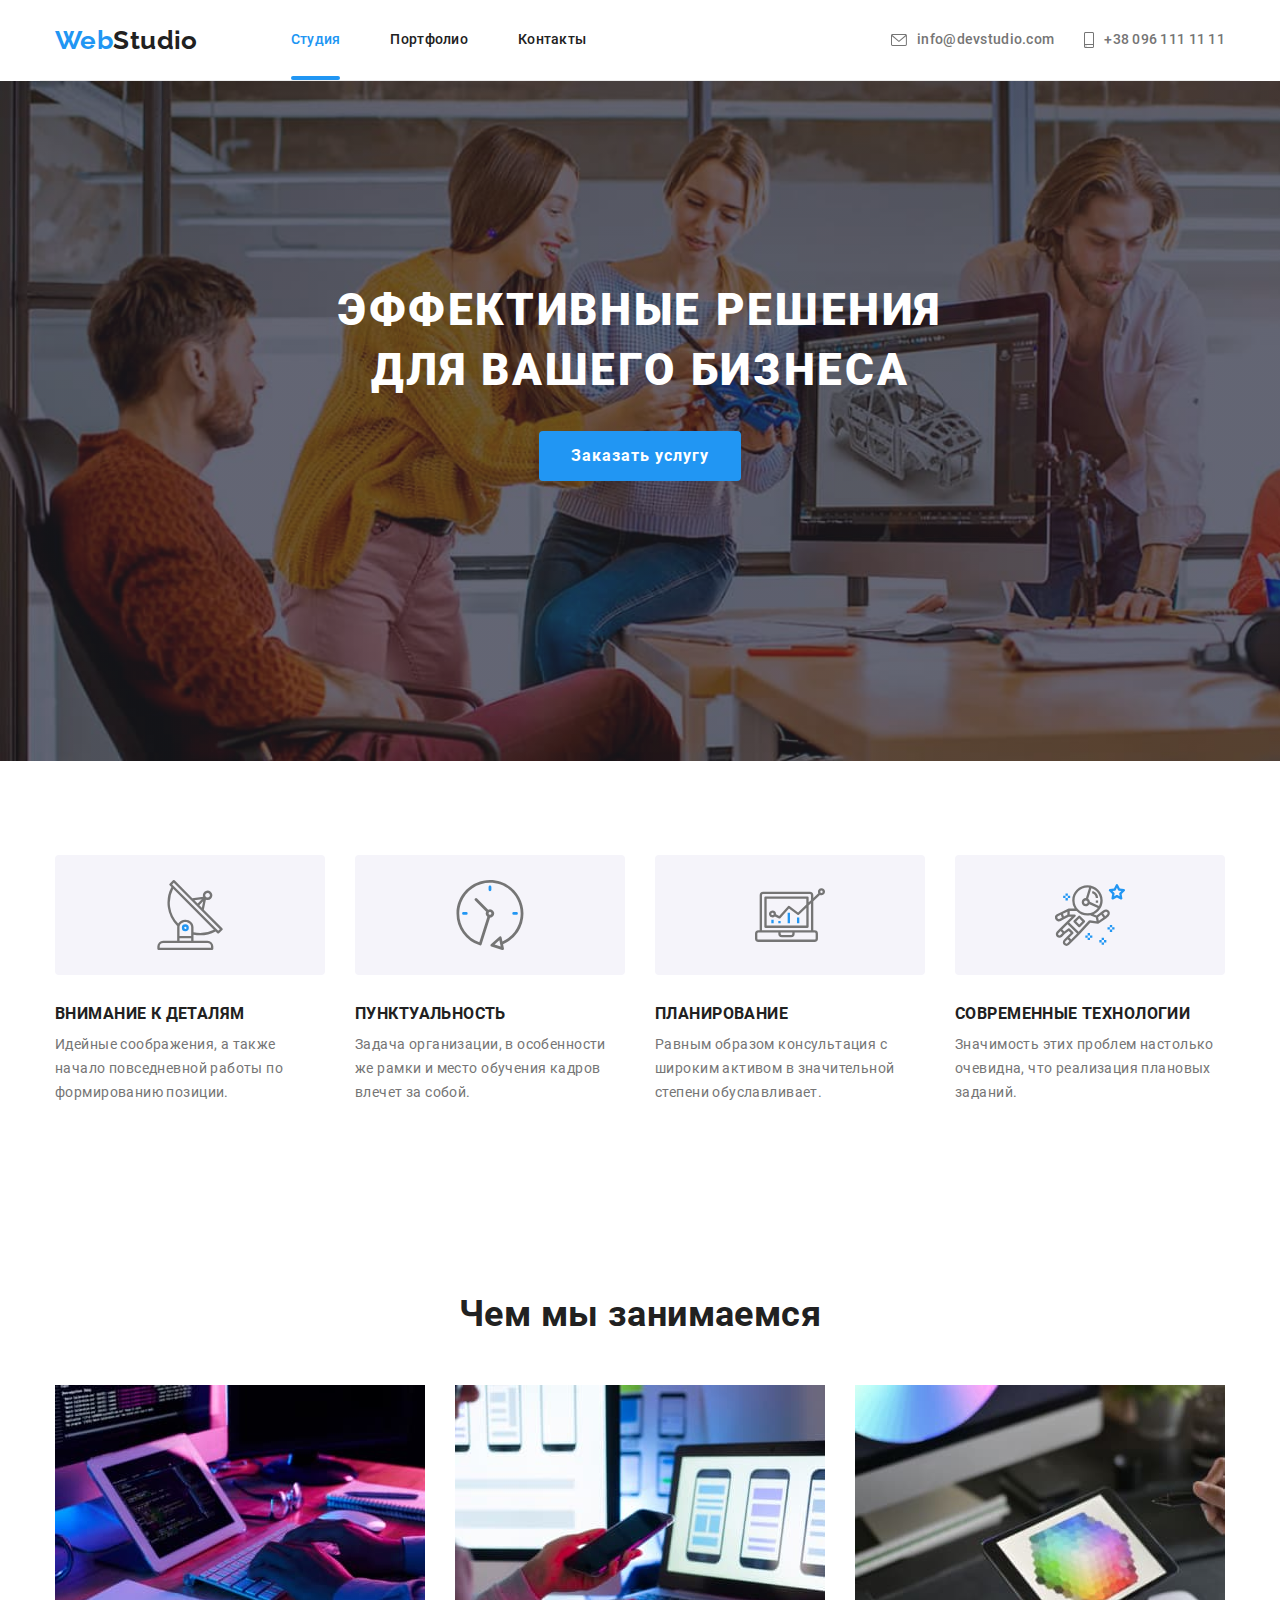
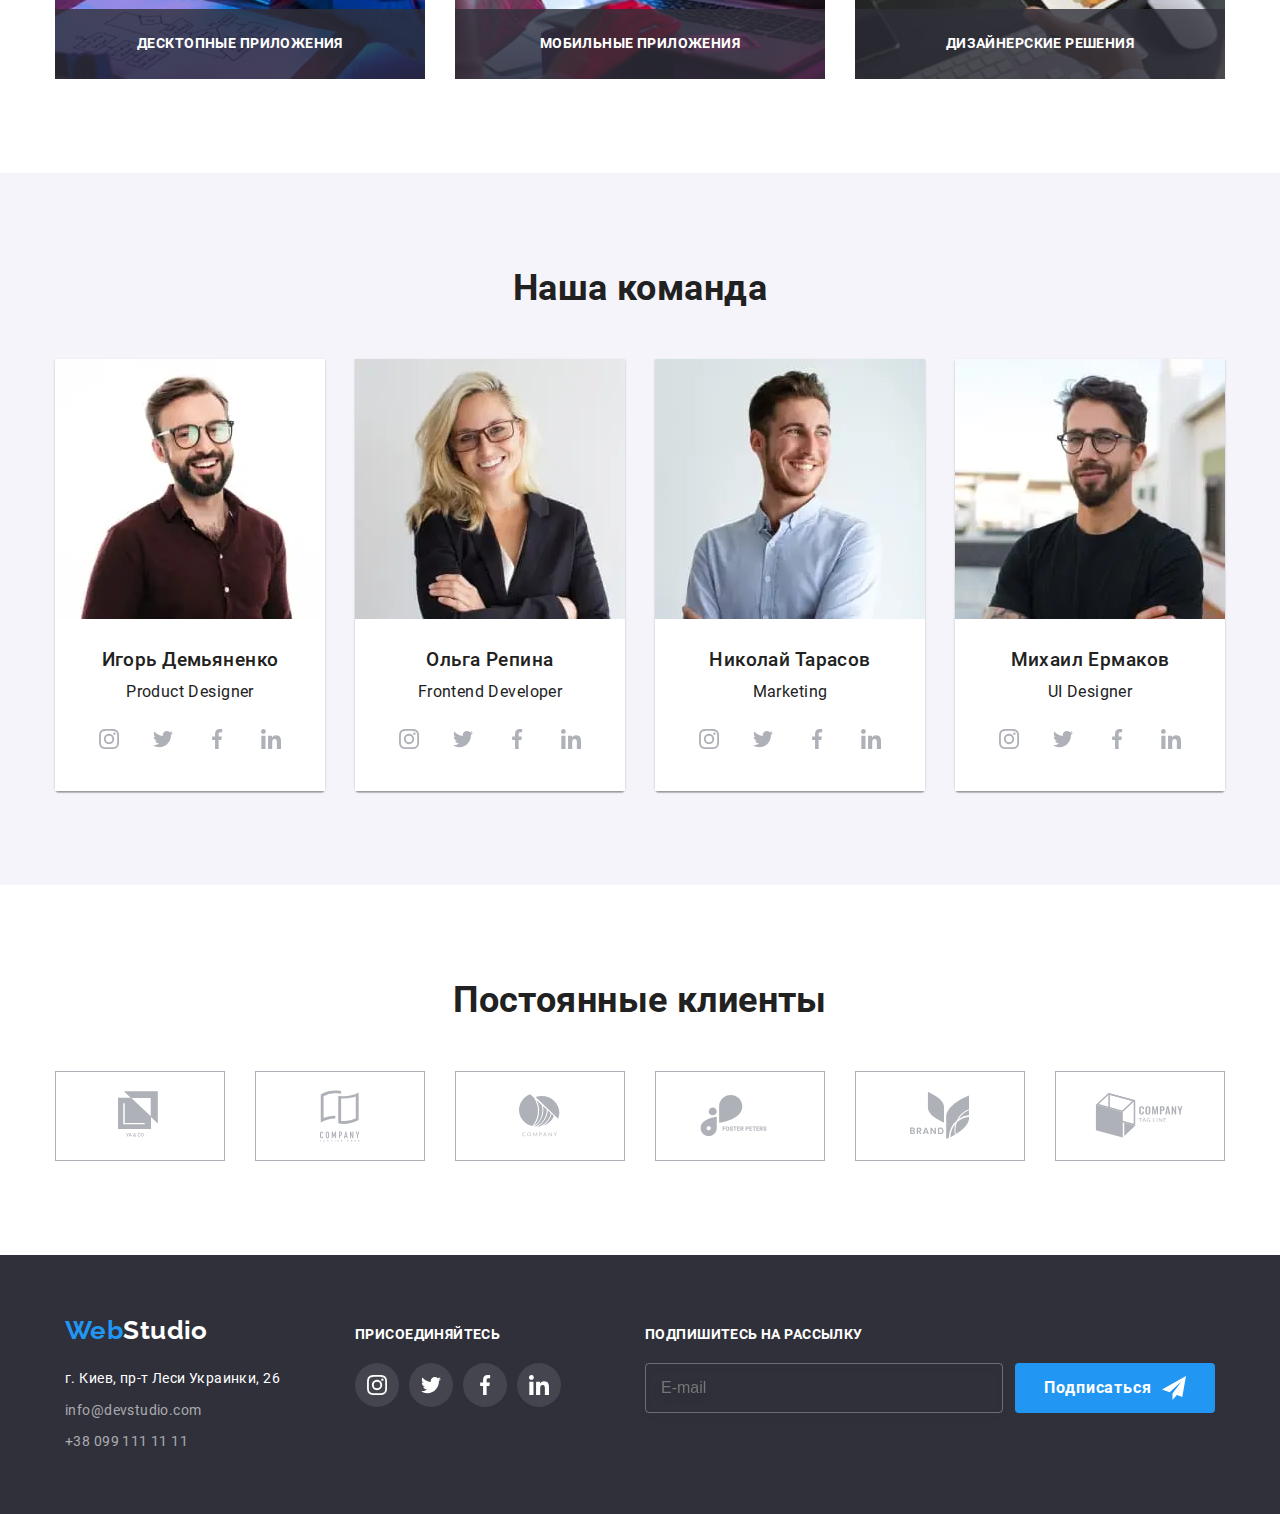
<file: index.html>
<!DOCTYPE html>
<html lang="ru">
<head>
    <meta charset="UTF-8">
    <meta http-equiv="X-UA-Compatible" content="IE=edge">
    <meta name="viewport" content="width=device-width, initial-scale=1.0">
    <link rel="stylesheet" href="https://cdnjs.cloudflare.com/ajax/libs/modern-normalize/1.0.0/modern-normalize.min.css"
          integrity="sha512-ISS7cAi1PEhQ8jnbJpJZMd29NlhNj4AWYyLOSp2CE/CsHxTCu+r+t0D2yoJudVrd0/8fTVPUVDzY5Tvli75u/g=="
          crossorigin="anonymous" />
    <link rel="preconnect" href="https://fonts.gstatic.com">
    <link href="https://fonts.googleapis.com/css2?family=Raleway:wght@700&family=Roboto:wght@400;500;700;900&display=swap"
        rel="stylesheet">
    <link rel="stylesheet" href="./css/main.min.css" />
    <title>Главная</title>
</head>

<body>
    <!--Блок - Шапка страницы -->
    <header class="page-header"> 
        <div class="container page-header__container">
            <nav class="navigation"> 
                <a class="logo" href="./index.html">
                    Web<span class="logo--black">Studio</span>
                </a>
                <ul class="list menu">
                    <li class="page-header__item"><a class="link page-header__link page-header__current" href="./">Студия</a></li>
                    <li class="page-header__item"><a class="link page-header__link" href="./portfolio.html">Портфолио</a></li>
                    <li class="page-header__item"><a class="link page-header__link" href="./">Контакты</a></li>
                </ul>
            </nav>
            
            <ul class="list menu contact">
                <li class="list__item page-header__item contact__item">
                    <a  class="link page-header__link contact__link" 
                        href="mailto:info@devstudio.com">
                        <svg class="contact__icon" width="16" height="12">
                            <use href="./images/icons.svg#icon-envelope"></use>
                        </svg>
                        info@devstudio.com
                    </a>
                </li>
                <li class="list__item page-header__item contact__item">
                    <a  class="link page-header__link contact__link" 
                        href="tel:+380961111111">
                        <svg class="contact__icon" width="10" height="16">
                            <use href="./images/icons.svg#icon-smartphone"></use>
                        </svg>
                        +38 096 111 11 11
                    </a>
                </li>
            </ul>
            <button
                tupe="button" 
                class="mobile-menu-btn"
                aria-expanded="false"
                aria-controls="menu-container"
                data-menu-button
                >
               <svg class="mobile-menu-icon" width="40" height="40" aria-label="Переключатель мобильного меню">
                    <use class="icon-menu" href="./images/icons.svg#icon-menu"></use>
                    <use class="icon-close" href="./images/icons.svg#icon-close"></use> 
                </svg>
            </button>
            
        </div>    
    </header>
    <!-- mobile-menu -->
    <div class="menu-container" id="menu-container" data-menu>
        <ul class="menu-navigation__list">
            <li class="menu-navigation__item"><a class="menu-navigation__link menu-navigation__current" href="./">Студия</a></li>
            <li class="menu-navigation__item"><a class="menu-navigation__link" href="./portfolio.html">Портфолио</a></li>
            <li class="menu-navigation__item"><a class="menu-navigation__link" href="./">Контакты</a></li>
        </ul>
        <ul class="list menu contact menu-contact__list">
            <li class="list__item menu-contact__item">
                <a class="link menu-contact__link" href="tel:+380961111111">
                    +38 096 111 11 11
                </a>
            </li>
            <li class="list__item menu-contact__item menu-contact__item--font">
                <a class="link menu-contact__link" href="mailto:info@devstudio.com">
                    info@devstudio.com
                </a>
            </li>
        </ul>
        <ul class="list menu-socials__list">
            <li class="list__item menu-socials__item"><a class="link" href="./">Instagram</a></li>
            <li class="list__item menu-socials__item"><a class="link" href="./">Twiter</a></li>
            <li class="list__item menu-socials__item"><a class="link" href="./">Facebook</a></li>
            <li class="list__item menu-socials__item"><a class="link" href="./">LinkedIn</a></li>
        </ul>
    </div>
     <!--Блок - Герой-->
    <section class="hero">
        <h1 class="hero__title">Эффективные решения <br>для вашего бизнеса</h1>
        <button class="btn btn-main" type="button" data-modal-open>Заказать услугу</button>    
    </section> 

    <!--Блок - Уникальный контент страницы -->
    <main>
        <!--Особенности-->
        <section class="section">        
            <div class="container">
                <h2 class="section__title visually-hidden">Особенности</h2>
                <!--С помощью стилей потом скроем-->
                <ul class="list feature-list">
                    <li class="list__item feature-list__item">
                        <div class="feature-list__trumb">
                            <svg class="feature-list__icon icon-antenna">
                                <use href="./images/icons.svg#icon-antenna"></use>
                            </svg>
                        </div>
                        <h3 class="feature-list__title">Внимание к деталям</h3>
                        <p>Идейные соображения, а также
                            начало повседневной работы по
                            формированию позиции.
                        </p>
                    </li>
                    <li class="list__item feature-list__item">
                        <div class="feature-list__trumb">
                            <svg class="feature-list__icon icon-clock">
                                <use href="./images/icons.svg#icon-clock"></use>
                            </svg>
                        </div>
                        <h3 class="feature-list__title">Пунктуальность</h3>
                        <p>Задача организации, в особенности
                            же рамки и место обучения кадров
                            влечет за собой.
                        </p>
                    </li>
                    <li class="list__item feature-list__item">
                        <div class="feature-list__trumb">
                            <svg class="feature-list__icon icon-diagram">
                                <use href="./images/icons.svg#icon-diagram"></use>
                            </svg>
                        </div>
                        <h3 class="feature-list__title">Планирование</h3>
                        <p>Равным образом консультация с
                            широким активом в значительной
                            степени обуславливает.
                        </p>
                    </li>
                    <li class="list__item feature-list__item">
                        <div class="feature-list__trumb">
                            <svg class="feature-list__icon icon-astronaut">
                                <use href="./images/icons.svg#icon-astronaut"></use>
                            </svg>
                        </div>
                        <h3 class="feature-list__title">Современные технологии</h3>
                        <p>Значимость этих проблем настолько
                            очевидна, что реализация плановых
                            заданий.
                        </p>
                    </li>
                </ul>
            </div>
        </section>
        
        <!--Чем мы занимаемся-->
        <section class="section work"> 
            <div class="container">
                <h2 class="section__title">Чем мы занимаемся</h2>
                <ul class="list work-list">
                    <li class="list__item work-list__item">
                        <h3 class="work-list__title">Десктопные приложения</h3>
                        <picture>
                            <source srcset="./images/main/box/desktop/box1.jpg 1x, ./images/main/box/desktop/box1@2x.jpg 2x" media="(min-width: 1200px)">
                            <img src="./images/main/box/desktop/box1.jpg" alt="Десктопные приложения" width="370">
                        </picture>
                        
                    </li>
                    <li class="list__item work-list__item">
                        <h3 class="work-list__title">Мобильные приложения</h3>
                        <picture>
                            <source srcset="./images/main/box/desktop/box2.jpg 1x, ./images/main/box/desktop/box2@2x.jpg 2x" media="(min-width: 1200px)">
                            <img src="./images/main/box/desktop/box2.jpg" alt="Мобильные приложения" width="370">
                        </picture>
                        
                    </li>
                    <li class="list__item work-list__item">
                        <h3 class="work-list__title">Дизайнерские решения</h3>
                        <picture>
                            <source srcset="./images/main/box/desktop/box3.jpg 1x, ./images/main/box/desktop/box3@2x.jpg 2x" media="(min-width: 1200px)">
                            <img src="./images/main/box/desktop/box3.jpg" alt="Дизайнерские решения" width="370">
                        </picture>
                        
                    </li>
                </ul>
            </div>
        </section>
        
        <!--Наша команда-->
        <section class="section team"> 
            <div class="container">
                <h2 class="section__title">Наша команда</h2>
                <ul class="list team__list">
                    <li class="list__item team__item">
                        <picture>
                            <source srcset="./images/main/team/desktop/i.d.desktop.webp 1x, ./images/main/team/desktop/i.d.desktop@2x.webp 2x"
                                media="(min-width: 1200px)" type="image/webp">
                            <source srcset="./images/main/team/tablet/i.d.tablet.webp 1x, ./images/main/team/tablet/i.d.tablet@2x.webp 2x"
                                media="(min-width: 768px)" type="image/webp">
                            <source srcset="./images/main/team/mobile/i.d.mobile.webp 1x, ./images/main/team/mobile/i.d.mobile@2x.webp 2x"
                                media="(max-width: 767px)" type="image/webp">

                            <source srcset="./images/main/team/desktop/i.d.desktop.jpg 1x, ./images/main/team/desktop/i.d.desktop@2x.jpg 2x" media="(min-width: 1200px)" type="image/jpeg">
                            <source srcset="./images/main/team/tablet/i.d.tablet.jpg 1x, ./images/main/team/tablet/i.d.tablet@2x.jpg 2x" media="(min-width: 768px)" type="image/jpeg">
                            <source srcset="./images/main/team/mobile/i.d.mobile.jpg 1x, ./images/main/team/mobile/i.d.mobile@2x.jpg 2x" media="(max-width: 767px)" type="image/jpeg">
                            <img src="./images/main/team/desktop/i.d.desktop.jpg" alt="Игорь Демьяненко Product Designer" width="450">
                        </picture>
                        
                        <div class="team__title social-icons">
                            <h3 class="title team__name">Игорь Демьяненко</h3>
                            <p>Product Designer</p>
                            <ul class="list social-icons__list">
                                <li class="social-icons__item">
                                    <a href="" class="link social-icons__link" target="_blank" rel="noopener noreferrer">
                                        <svg class="social-icons__icon">
                                            <use href="./images/icons.svg#icon-instagram"></use>
                                        </svg>
                                    </a>
                                </li>
                                <li class="social-icons__item">
                                    <a href="" class="link social-icons__link" target="_blank" rel="noopener noreferrer">
                                        <svg class="social-icons__icon">
                                            <use href="./images/icons.svg#icon-twitter"></use>
                                        </svg>
                                    </a>
                                </li>
                                <li class="social-icons__item">
                                    <a href="" class="link social-icons__link" target="_blank" rel="noopener noreferrer">
                                        <svg class="social-icons__icon">
                                            <use href="./images/icons.svg#icon-facebook"></use>
                                        </svg>
                                    </a>
                                </li>
                                <li class="social-icons__item">
                                    <a href="" class="link social-icons__link" target="_blank" rel="noopener noreferrer">
                                        <svg class="social-icons__icon">
                                            <use href="./images/icons.svg#icon-linkedin"></use>
                                        </svg>
                                    </a>
                                </li>
                            </ul>
                        </div>  
                    </li>
                    <li class="list__item team__item">
                        <picture>
                            <source srcset="./images/main/team/desktop/o.r.desktop.webp 1x, ./images/main/team/desktop/o.r.desktop@2x.webp 2x"
                                media="(min-width: 1200px)" type="image/webp">
                            <source srcset="./images/main/team/tablet/o.r.tablet.webp 1x, ./images/main/team/tablet/o.r.tablet@2x.webp 2x"
                                media="(min-width: 768px)" type="image/webp">
                            <source srcset="./images/main/team/mobile/o.r.mobile.webp 1x, ./images/main/team/mobile/o.r.mobile@2x.webp 2x"
                                media="(max-width: 767px)" type="image/webp">
                        
                            <source srcset="./images/main/team/desktop/o.r.desktop.jpg 1x, ./images/main/team/desktop/o.r.desktop@2x.jpg 2x"
                                media="(min-width: 1200px)" type="image/jpeg">
                            <source srcset="./images/main/team/tablet/o.r.tablet.jpg 1x, ./images/main/team/tablet/o.r.tablet@2x.jpg 2x"
                                media="(min-width: 768px)" type="image/jpeg">
                            <source srcset="./images/main/team/mobile/o.r.mobile.jpg 1x, ./images/main/team/mobile/o.r.mobile@2x.jpg 2x"
                                media="(max-width: 767px)" type="image/jpeg">
                            <img src="./images/main/team/desktop/o.r.desktop.jpg" alt="Ольга Репина Frontend Developer" width="450">
                        </picture>
                        
                        <div class="team__title social-icons">
                            <h3 class="title team__name">Ольга Репина</h3>
                            <p>Frontend Developer</p>
                            <ul class="list social-icons__list">
                                <li class="social-icons__item">
                                    <a href="" class="link social-icons__link" target="_blank" rel="noopener noreferrer">
                                        <svg class="social-icons__icon">
                                            <use href="./images/icons.svg#icon-instagram"></use>
                                        </svg>
                                    </a>
                                </li>
                                <li class="social-icons__item">
                                    <a href="" class="link social-icons__link" target="_blank" rel="noopener noreferrer">
                                        <svg class="social-icons__icon">
                                            <use href="./images/icons.svg#icon-twitter"></use>
                                        </svg>
                                    </a>
                                </li>
                                <li class="social-icons__item">
                                    <a href="" class="link social-icons__link" target="_blank" rel="noopener noreferrer">
                                        <svg class="social-icons__icon">
                                            <use href="./images/icons.svg#icon-facebook"></use>
                                        </svg>
                                    </a>
                                </li>
                                <li class="social-icons__item">
                                    <a href="" class="link social-icons__link" target="_blank" rel="noopener noreferrer">
                                        <svg class="social-icons__icon">
                                            <use href="./images/icons.svg#icon-linkedin"></use>
                                        </svg>
                                    </a>
                                </li>
                            </ul>
                        </div>
                    </li>
                    <li class="list__item team__item">
                        <picture>
                            <source srcset="./images/main/team/desktop/n.t.desktop.webp 1x, ./images/main/team/desktop/n.t.desktop@2x.webp 2x"
                                media="(min-width: 1200px)" type="image/webp">
                            <source srcset="./images/main/team/tablet/n.t.tablet.webp 1x, ./images/main/team/tablet/n.t.tablet@2x.webp 2x"
                                media="(min-width: 768px)" type="image/webp">
                            <source srcset="./images/main/team/mobile/n.t.mobile.webp 1x, ./images/main/team/mobile/n.t.mobile@2x.webp 2x"
                                media="(max-width: 767px)" type="image/webp">
                        
                            <source srcset="./images/main/team/desktop/n.t.desktop.jpg 1x, ./images/main/team/desktop/n.t.desktop@2x.jpg 2x"
                                media="(min-width: 1200px)" type="image/jpeg">
                            <source srcset="./images/main/team/tablet/n.t.tablet.jpg 1x, ./images/main/team/tablet/n.t.tablet@2x.jpg 2x"
                                media="(min-width: 768px)" type="image/jpeg">
                            <source srcset="./images/main/team/mobile/n.t.mobile.jpg 1x, ./images/main/team/mobile/n.t.mobile@2x.jpg 2x"
                                media="(max-width: 767px)" type="image/jpeg">
                            <img src="./images/main/team/desktop/n.t.desktop.jpg" alt="Николай Тарасов Marketing" width="450">
                        </picture>
                        <div class="team__title social-icons">
                            <h3 class="title team__name">Николай Тарасов</h3>
                            <p>Marketing</p>
                            <ul class="list social-icons__list">
                                <li class="social-icons__item">
                                    <a href="" class="link social-icons__link" target="_blank" rel="noopener noreferrer">
                                        <svg class="social-icons__icon">
                                            <use href="./images/icons.svg#icon-instagram"></use>
                                        </svg>
                                    </a>
                                </li>
                                <li class="social-icons__item">
                                    <a href="" class="link social-icons__link" target="_blank" rel="noopener noreferrer">
                                        <svg class="social-icons__icon">
                                            <use href="./images/icons.svg#icon-twitter"></use>
                                        </svg>
                                    </a>
                                </li>
                                <li class="social-icons__item">
                                    <a href="" class="link social-icons__link" target="_blank" rel="noopener noreferrer">
                                        <svg class="social-icons__icon">
                                            <use href="./images/icons.svg#icon-facebook"></use>
                                        </svg>
                                    </a>
                                </li>
                                <li class="social-icons__item">
                                    <a href="" class="link social-icons__link" target="_blank" rel="noopener noreferrer">
                                        <svg class="social-icons__icon">
                                            <use href="./images/icons.svg#icon-linkedin"></use>
                                        </svg>
                                    </a>
                                </li>
                            </ul>
                        </div>
                    </li>
                    <li class="list__item team__item">
                        <picture>
                            <source srcset="./images/main/team/desktop/m.e.desktop.webp 1x, ./images/main/team/desktop/m.e.desktop@2x.webp 2x"
                                media="(min-width: 1200px)" type="image/webp">
                            <source srcset="./images/main/team/tablet/m.e.tablet.webp 1x, ./images/main/team/tablet/m.e.tablet@2x.webp 2x"
                                media="(min-width: 768px)" type="image/webp">
                            <source srcset="./images/main/team/mobile/m.e.mobile.webp 1x, ./images/main/team/mobile/m.e.mobile@2x.webp 2x"
                                media="(max-width: 767px)" type="image/webp">
                        
                            <source srcset="./images/main/team/desktop/m.e.desktop.jpg 1x, ./images/main/team/desktop/m.e.desktop@2x.jpg 2x"
                                media="(min-width: 1200px)" type="image/jpeg">
                            <source srcset="./images/main/team/tablet/m.e.tablet.jpg 1x, ./images/main/team/tablet/m.e.tablet@2x.jpg 2x"
                                media="(min-width: 768px)" type="image/jpeg">
                            <source srcset="./images/main/team/mobile/m.e.mobile.jpg 1x, ./images/main/team/mobile/m.e.mobile@2x.jpg 2x"
                                media="(max-width: 767px)" type="image/jpeg">
                            <img src="./images/main/team/desktop/m.e.desktop.jpg" alt="Михаил Ермаков UI Designer" width="450">
                        </picture>
                        
                        <div class="team__title social-icons">
                            <h3 class="title team__name">Михаил Ермаков</h3>
                            <p>UI Designer</p>
                            <ul class="list social-icons__list">
                                <li class="social-icons__item">
                                    <a href="" class="link social-icons__link" target="_blank" rel="noopener noreferrer">
                                        <svg class="social-icons__icon">
                                            <use href="./images/icons.svg#icon-instagram"></use>
                                        </svg>
                                    </a>
                                </li>
                                <li class="social-icons__item">
                                    <a href="" class="link social-icons__link" target="_blank" rel="noopener noreferrer">
                                        <svg class="social-icons__icon">
                                            <use href="./images/icons.svg#icon-twitter"></use>
                                        </svg>
                                    </a>
                                </li>
                                <li class="social-icons__item">
                                    <a href="" class="link social-icons__link" target="_blank" rel="noopener noreferrer">
                                        <svg class="social-icons__icon">
                                            <use href="./images/icons.svg#icon-facebook"></use>
                                        </svg>
                                    </a>
                                </li>
                                <li class="social-icons__item">
                                    <a href="" class="link social-icons__link" target="_blank" rel="noopener noreferrer">
                                        <svg class="social-icons__icon">
                                            <use href="./images/icons.svg#icon-linkedin"></use>
                                        </svg>
                                    </a>
                                </li>
                            </ul>
                        </div>
                    </li>
                </ul>
            </div>
        </section>

        <!-- Постоянные клиенты -->
        <section class="section client-icons">
            <div class="container">
                <h2 class="section__title">Постоянные клиенты</h2>
                <ul class="list client-icons__list">
                    <li class="list__item client-icons__item">
                        <a href="" class="link client-icons__link" target="_blank" rel="noopener noreferrer">
                            <svg class="client-icons__icon" width="44" height="49">
                                <use href="./images/icons.svg#icon-logo1"></use>
                            </svg>
                        </a>
                    </li>
                    <li class="list__item client-icons__item">
                        <a href="" class="link client-icons__link" target="_blank" rel="noopener noreferrer">
                            <svg class="client-icons__icon" width="40" height="52">
                                <use href="./images/icons.svg#icon-logo2"></use>
                            </svg>
                        </a>
                    </li>
                    <li class="list__item client-icons__item">
                        <a href="" class="link client-icons__link" target="_blank" rel="noopener noreferrer">
                            <svg class="client-icons__icon" width="41" height="43">
                                <use href="./images/icons.svg#icon-logo3"></use>
                            </svg>
                        </a>
                    </li>
                    <li class="list__item client-icons__item">
                        <a href="" class="link client-icons__link" target="_blank" rel="noopener noreferrer">
                            <svg class="client-icons__icon" width="80" height="42">
                                <use href="./images/icons.svg#icon-logo4"></use>
                            </svg>
                        </a>
                    </li>
                    <li class="list__item client-icons__item">
                        <a href="" class="link client-icons__link" target="_blank" rel="noopener noreferrer">
                            <svg class="client-icons__icon" width="59" height="47">
                                <use href="./images/icons.svg#icon-logo5"></use>
                            </svg>
                        </a>
                    </li>
                    <li class="list__item client-icons__item">
                        <a href="" class="link client-icons__link" target="_blank" rel="noopener noreferrer">
                            <svg class="client-icons__icon" width="89" height="45">
                                <use href="./images/icons.svg#icon-logo6"></use>
                            </svg>
                        </a>
                    </li>
                </ul>

            </div>
        </section>
    </main>

    <!-- Блок - Подвал страницы -->
    <footer class="footer section footer-section">
        <div class="container footer__container">
            <div class="addr footer__widget-block">
                <a class="logo" href="./index.html">
                    Web<span class="logo--white">Studio</span>
                </a>
                <address class="addr__title">
                    <ul class="list addr__list">
                        <li class="addr__item">г. Киев, пр-т Леси Украинки, 26</li>
                        <li class="addr__item"><a class="link addr__link" href="mailto:info@devstudio.com">info@devstudio.com</a></li>
                        <li class="addr__item"><a class="link addr__link" href="tel:+380991111111">+38 099 111 11 11</a></li>
                    </ul>
                </address>
            </div>
            <div class="social-icons footer__widget-block footer-social-icons">
                <h2 class="footer-section__title">Присоединяйтесь</h2>
                <ul class="list social-icons__list footer-social-icons__list">
                    <li class="social-icons__item  footer-social-icons__item">
                        <a href="" class="link social-icons__link footer-social-icons__link" target="_blank" rel="noopener noreferrer">
                            <svg class="social-icons__icon footer-social-icons__icon">
                                <use href="./images/icons.svg#icon-instagram"></use>
                            </svg>
                        </a>
                    </li>
                    <li class="social-icons__item footer-social-icons__item">
                        <a href="" class="link social-icons__link footer-social-icons__link" target="_blank" rel="noopener noreferrer">
                            <svg class="social-icons__icon footer-social-icons__icon">
                                <use href="./images/icons.svg#icon-twitter"></use>
                            </svg>
                        </a>
                    </li>
                    <li class="social-icons__item footer-social-icons__item">
                        <a href="" class="link social-icons__link footer-social-icons__link" target="_blank" rel="noopener noreferrer">
                            <svg class="social-icons__icon footer-social-icons__icon">
                                <use href="./images/icons.svg#icon-facebook"></use>
                            </svg>
                        </a>
                    </li>
                    <li class="social-icons__item footer-social-icons__item">
                        <a href="" class="link social-icons__link footer-social-icons__link" target="_blank" rel="noopener noreferrer">
                            <svg class="social-icons__icon footer-social-icons__icon">
                                <use href="./images/icons.svg#icon-linkedin"></use>
                            </svg>
                        </a>
                    </li>
                </ul>
            </div>
            <div class="footer__widget-block footer-social-icons">
                <h2 class="footer-section__title">Подпишитесь на рассылку</h2>
                <form class="footer-form">
                    <input class="footer-form__input" type="email" name="email" placeholder="E-mail">
                    <button class="btn btn-form" type="submit">
                        Подписаться
                        <svg class="icon footer-form__icon" width="24" height="24">
                            <use href="./images/icons.svg#icon-send"></use>
                        </svg>
                    </button>
                </form>
            </div>
        </div>
        
    </footer>
    
    <!-- Блок - Бекдроп и модальное окно -->
    <div class="backdrop is-hidden" data-modal>
        <div class="modal is-hidden__modal">            
            <button class="btn-modal-close" data-modal-close>
                <svg class="btn-modal-close__icon" width="18" height="18">
                    <use href="./images/icons.svg#icon-close-black"></use>
                </svg>
            </button>
            <form class="modal-form">
                <p class="modal-form__title">
                    Оставьте свои данные, мы вам перезвоним
                </p>
                <label class="username modal-form__label" for="username">
                    Имя
                    <input class="modal-form__input" type="text" name="username" id="username" required pattern="^[a-zA-Z]+\s[a-zA-Z]+$" title="Фамилия и Имя пользователя должны быть через пробел" autofocus>
                    <div class="modal-form__icon">
                        <svg class="icon" width="18" height="18">
                            <use href="./images/icons.svg#icon-person"></use>
                        </svg>
                    </div>
                </label>
                <label class="phone-number modal-form__label">
                    Телефон
                    <input class="modal-form__input" type="tel" name="phone_number" pattern="^[0-9+]">
                    <div class="modal-form__icon">
                        <svg class="icon" width="18" height="18">
                            <use href="./images/icons.svg#icon-phone"></use>
                        </svg>
                    </div>
                    
                </label>
                <label class="email modal-form__label">
                    Почта
                    <input class="modal-form__input" type="email" name="email" pattern="^[a-zA-Z@0-9._]+$">
                    <div class="modal-form__icon">
                        <svg class="icon" width="18" height="18">
                            <use href="./images/icons.svg#icon-email"></use>
                        </svg>
                    </div>
                    
                </label>
                <label class="comment modal-form__label">
                    Комментарий
                    <textarea class="modal-form__textarea" name="comment" rows="6" placeholder="Введите текст"></textarea>
                </label>
                <label class="checkbox modal-form__checkbox modal-form__label">
                    <input class="modal-form__input modal-form__check-input" type="checkbox" name="agreement" value="agreement"/>
                        <svg class="icon modal-form__check-icon" width="16" height="15">
                            <use href="./images/icons.svg#icon-check"></use>
                        </svg>
                        Соглашаюсь с рассылкой и принимаю <a class="modal-form__agreement" href="">Условия договора</a>
                </label>
                <button class="btn btn-form btn-modal-form submit" type="submit">
                    Отправить
                </button>
            </form>
        </div>
    </div>
    <!-- Ставим перед закрывающим тегом body -->
    <script src="./js/modal.js"></script>
    <script src="./js/mobile-menu.js"></script>
</body>
</html>
</file>
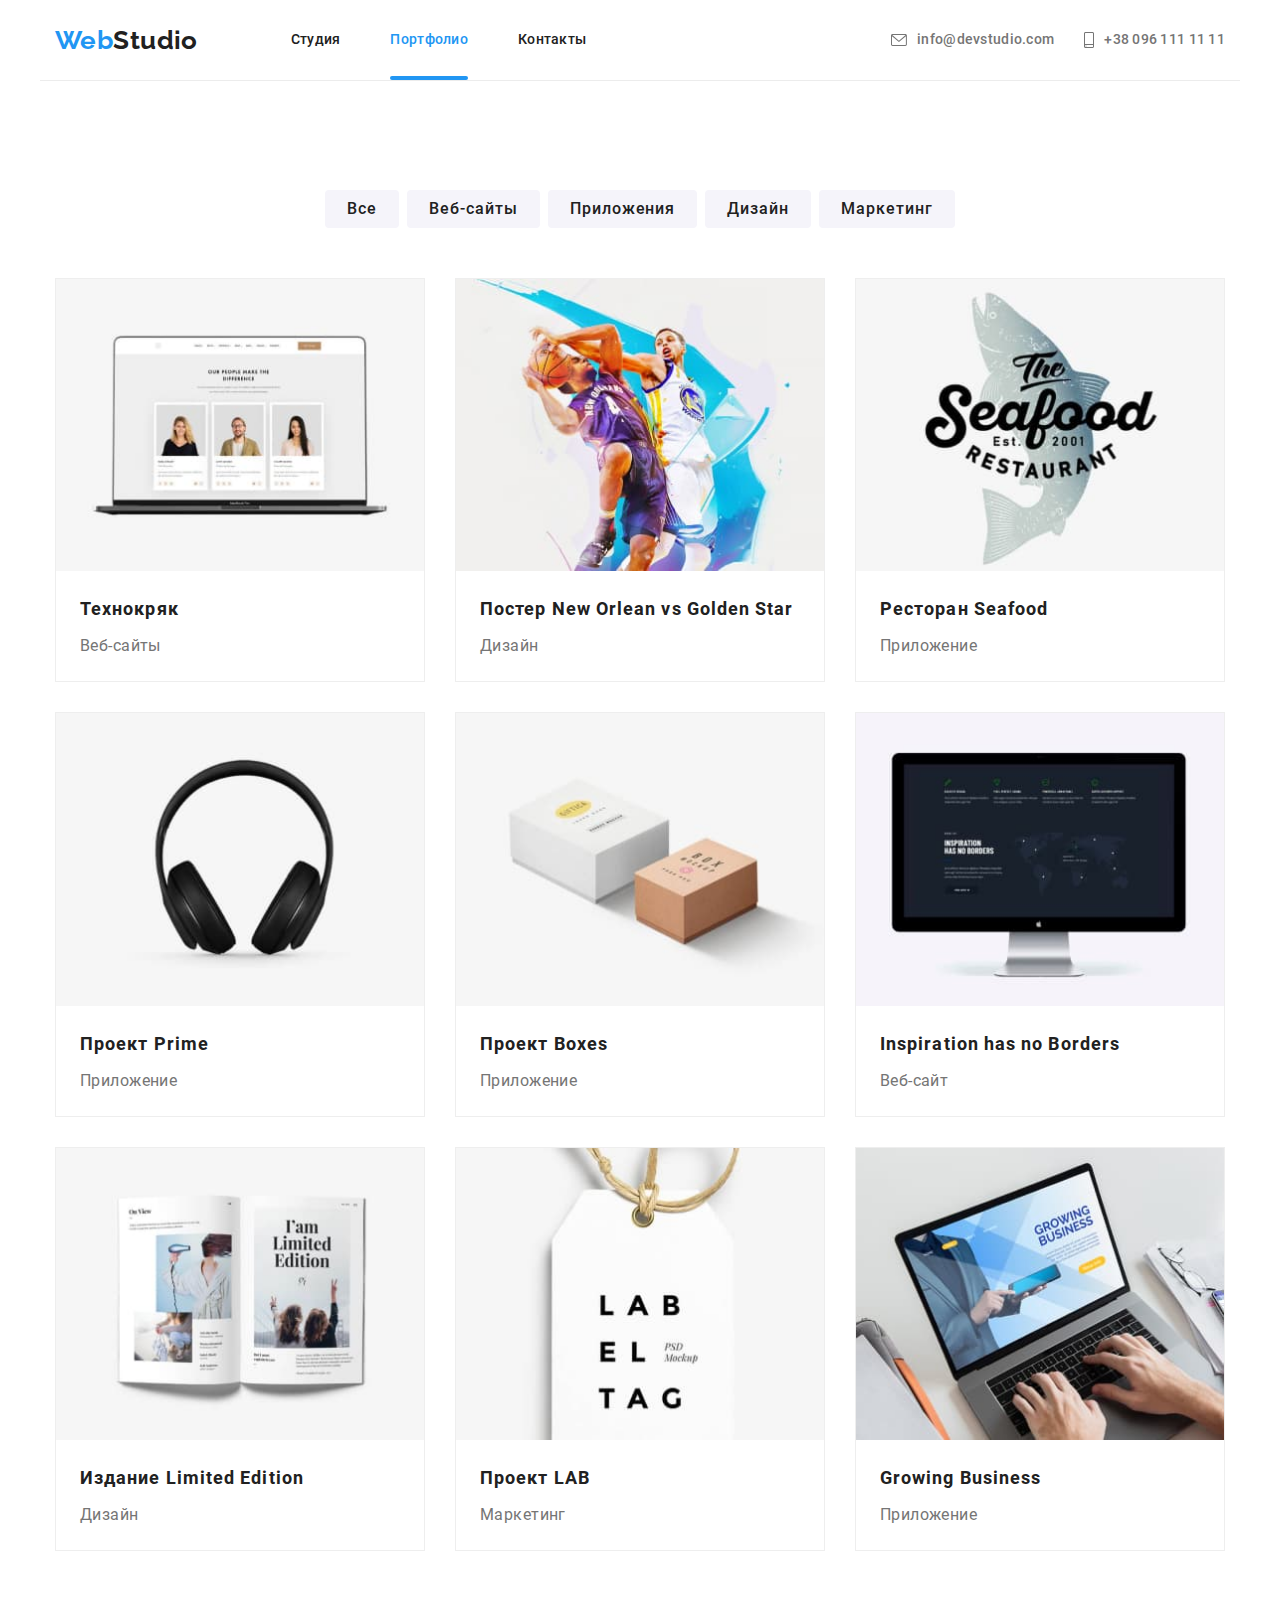
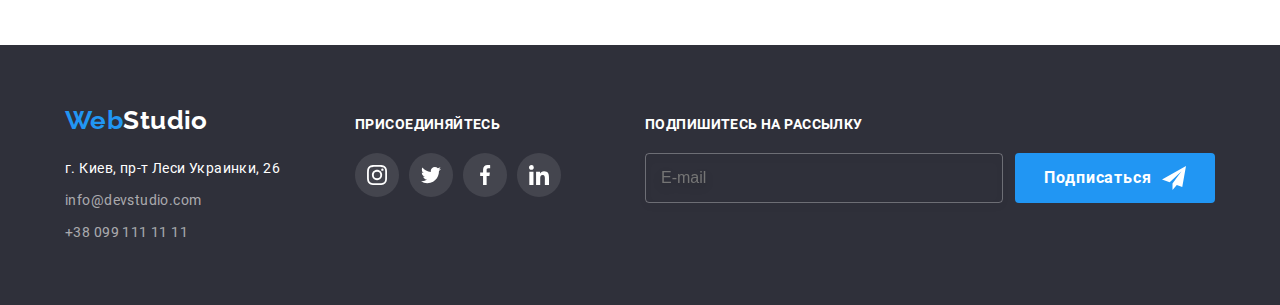
<file: portfolio.html>
<!DOCTYPE html>
<html lang="ru">
<head>
    <meta charset="UTF-8">
    <meta http-equiv="X-UA-Compatible" content="IE=edge">
    <meta name="viewport" content="width=device-width, initial-scale=1.0">
    <link rel="stylesheet" href="https://cdnjs.cloudflare.com/ajax/libs/modern-normalize/1.0.0/modern-normalize.min.css"
        integrity="sha512-ISS7cAi1PEhQ8jnbJpJZMd29NlhNj4AWYyLOSp2CE/CsHxTCu+r+t0D2yoJudVrd0/8fTVPUVDzY5Tvli75u/g=="
        crossorigin="anonymous" />
    <link rel="preconnect" href="https://fonts.gstatic.com">
    <link href="https://fonts.googleapis.com/css2?family=Raleway:wght@700&family=Roboto:wght@400;500;700;900&display=swap"
        rel="stylesheet">
    <link rel="stylesheet" href="./css/main.min.css" />
    <title>Портфолио</title>
</head>
    
<body>
    <header class="page-header">  
        <!-- Шапка страницы -->
        <div class="container page-header__container">
            <nav class="navigation">
                <!-- Навигация -->
                <a class="logo" href="./index.html">
                    Web<span class="logo--black">Studio</span>
                </a>
                <ul class="list menu">
                    <li class="page-header__item"><a class="link page-header__link" href="./">Студия</a></li>
                    <li class="page-header__item"><a class="link page-header__link page-header__current" href="./portfolio.html">Портфолио</a></li>
                    <li class="page-header__item"><a class="link page-header__link" href="./">Контакты</a></li>
                </ul>
            </nav>
    
            <ul class="list menu contact">
                <li class="list__item page-header__item contact__item">
                    <a class="link page-header__link contact__link" href="mailto:info@devstudio.com">
                        <svg class="contact__icon" width="16" height="12">
                            <use href="./images/icons.svg#icon-envelope"></use>
                        </svg>
                        info@devstudio.com
                    </a>
                </li>
                <li class="list__item page-header__item contact__item">
                    <a class="link page-header__link contact__link" href="tel:+380961111111">
                        <svg class="contact__icon" width="10" height="16">
                            <use href="./images/icons.svg#icon-smartphone"></use>
                        </svg>
                        +38 096 111 11 11
                    </a>
                </li>
            </ul>
            <button tupe="button" class="mobile-menu-btn" aria-expanded="false" aria-controls="menu-container" data-menu-button>
                <svg class="mobile-menu-icon" width="40" height="40" aria-label="Переключатель мобильного меню">
                    <use class="icon-menu" href="./images/icons.svg#icon-menu"></use>
                    <use class="icon-close" href="./images/icons.svg#icon-close"></use>
                </svg>
            </button>
        </div>
    </header> 
    <div class="menu-container" id="menu-container" data-menu>
        <ul class="list menu-navigation__list">
            <li class="menu-navigation__item"><a class="link menu-navigation__link"
                    href="./">Студия</a></li>
            <li class="menu-navigation__item"><a class="link menu-navigation__link menu-navigation__current" href="./">Портфолио</a>
            </li>
            <li class="menu-navigation__item"><a class="link menu-navigation__link" href="./">Контакты</a></li>
        </ul>
        <ul class="list menu contact menu-contact__list">
            <li class="list__item menu-contact__item">
                <a class="link menu-contact__link" href="tel:+380961111111">
                    +38 096 111 11 11
                </a>
            </li>
            <li class="list__item menu-contact__item menu-contact__item--font">
                <a class="link menu-contact__link" href="mailto:info@devstudio.com">
                    info@devstudio.com
                </a>
            </li>
        </ul>
        <ul class="list menu-socials__list">
            <li class="list__item menu-socials__item"><a class="link" href="./">Instagram</a></li>
            <li class="list__item menu-socials__item"><a class="link" href="./">Twiter</a></li>
            <li class="list__item menu-socials__item"><a class="link" href="./">Facebook</a></li>
            <li class="list__item menu-socials__item"><a class="link" href="./">LinkedIn</a></li>
        </ul>
    </div>
    <!-- Уникальный контент страницы -->
    <main>
        <section class="portfolio section"> <!--Портфолио-->
            <div class="container">
                <h1 class="visually-hidden">Портфолио</h1>
                <!-- Список кнопок -->
                <ul class="list btn-portfolio__list">
                    <!--Список кнопок фильтров-->
                    <li class="btn-portfolio__item">
                        <button class="btn btn-portfolio" type="button">Все</button>
                    </li>
                    <li class="btn-portfolio__item">
                        <button class="btn btn-portfolio" type="button">Веб-сайты</button>
                    </li>
                    <li class="btn-portfolio__item">
                        <button class="btn btn-portfolio" type="button">Приложения</button>
                    </li>
                    <li class="btn-portfolio__item">
                        <button class="btn btn-portfolio" type="button">Дизайн</button>
                    </li>
                    <li class="btn-portfolio__item">
                        <button class="btn btn-portfolio" type="button">Маркетинг</button>
                    </li>
                </ul>
                <!--Примеры работ-->
                <ul class="list portfolio__list">
                    <li class="list__item portfolio__item card">
                        <a class="link portfolio__link" href="">
                            <div class="card__img">   
                                <picture>
                                    <source srcset="./images/portfolio/desktop/portfoliolink1desktop.jpg 1x, ./images/portfolio/desktop/portfoliolink1desktop@2x.jpg 2x"
                                        media="(min-width: 1200px)" type="image/jpeg">
                                    <source srcset="./images/portfolio/tablet/portfoliolink1tablet.jpg 1x, ./images/portfolio/tablet/portfoliolink1tablet@2x.jpg 2x"
                                        media="(min-width: 768px)" type="image/jpeg">
                                    <source srcset="./images/portfolio/mobile/portfoliolink1mobile.jpg 1x, ./images/portfolio/mobile/portfoliolink1mobile@2x.jpg 2x"
                                        media="(max-width: 767px)" type="image/jpeg">
                                    <img src="./images/portfolio/desktop/portfoliolink1desktop.jpg " alt="Технокряк" width="450">
                                </picture>
                                <!-- Синий оверлей, появляющийся на карточках при ховере  -->
                                <div class="card__overlay">
                                    <p>Технокряк это современная площадка распространения коронавируса. Компании используют эту платформу для цифрового
                                        шпионажа и атак на защищённые сервера конкурентов.
                                    </p>
                                </div>
                            </div>
                            <div class="card__title">
                                <h2 class="card__name">Технокряк</h2>
                                <p>Веб-сайты</p>
                            </div>
                        </a>
                    </li>
                    <li class="list__item portfolio__item">
                        <a class="link portfolio__link" href="">
                            <div class="card__img">
                                <!-- Синий оверлей, появляющийся на карточках при ховере  -->
                                <div class="card__overlay">
                                    <p>Технокряк это современная площадка распространения коронавируса. Компании используют эту платформу для
                                        цифрового
                                        шпионажа и атак на защищённые сервера конкурентов.
                                    </p>
                                </div>
                                <picture>
                                    <source
                                        srcset="./images/portfolio/desktop/portfoliolink2desktop.jpg 1x, ./images/portfolio/desktop/portfoliolink2desktop@2x.jpg 2x"
                                        media="(min-width: 1200px)" type="image/jpeg">
                                    <source
                                        srcset="./images/portfolio/tablet/portfoliolink2tablet.jpg 1x, ./images/portfolio/tablet/portfoliolink2tablet@2x.jpg 2x"
                                        media="(min-width: 768px)" type="image/jpeg">
                                    <source
                                        srcset="./images/portfolio/mobile/portfoliolink2mobile.jpg 1x, ./images/portfolio/mobile/portfoliolink2mobile@2x.jpg 2x"
                                        media="(max-width: 767px)" type="image/jpeg">
                                    <img src="./images/portfolio/desktop/portfoliolink2desktop.jpg" alt="Постер New Orlean vs Golden Star" width="450">
                                </picture>
                                
                            </div>
                            <div class="card__title">
                                <h2 class="card__name">Постер New Orlean vs Golden Star</h2>
                                <p>Дизайн</p>
                            </div>
                        </a>
                    </li>
                    <li class="list__item portfolio__item">
                        <a class="link portfolio__link" href="">
                            <div class="card__img">
                                <!-- Синий оверлей, появляющийся на карточках при ховере  -->
                                <div class="card__overlay">
                                    <p>Технокряк это современная площадка распространения коронавируса. Компании используют эту платформу для
                                        цифрового
                                        шпионажа и атак на защищённые сервера конкурентов.
                                    </p>
                                </div>
                                <picture>
                                    <source
                                        srcset="./images/portfolio/desktop/portfoliolink3desktop.jpg 1x, ./images/portfolio/desktop/portfoliolink3desktop@2x.jpg 2x"
                                        media="(min-width: 1200px)" type="image/jpeg">
                                    <source
                                        srcset="./images/portfolio/tablet/portfoliolink3tablet.jpg 1x, ./images/portfolio/tablet/portfoliolink3tablet@2x.jpg 2x"
                                        media="(min-width: 768px)" type="image/jpeg">
                                    <source
                                        srcset="./images/portfolio/mobile/portfoliolink3mobile.jpg 1x, ./images/portfolio/mobile/portfoliolink3mobile@2x.jpg 2x"
                                        media="(max-width: 767px)" type="image/jpeg">
                                    <img src="./images/portfolio/desktop/portfoliolink3desktop.jpg" alt="Ресторан Seafood" width="450">
                                </picture>
                                
                            </div>
                            <div class="card__title">
                                <h2 class="card__name">Ресторан Seafood</h2>
                                <p>Приложение</p>
                            </div>
                        </a>
                    </li>
                    <li class="list__item portfolio__item">
                        <a class="link portfolio__link" href="">
                            <div class="card__img">
                                <!-- Синий оверлей, появляющийся на карточках при ховере  -->
                                <div class="card__overlay">
                                    <p>Технокряк это современная площадка распространения коронавируса. Компании используют эту платформу для
                                        цифрового
                                        шпионажа и атак на защищённые сервера конкурентов.
                                    </p>
                                </div>
                                <picture>
                                    <source
                                        srcset="./images/portfolio/desktop/portfoliolink4desktop.jpg 1x, ./images/portfolio/desktop/portfoliolink4desktop@2x.jpg 2x"
                                        media="(min-width: 1200px)" type="image/jpeg">
                                    <source
                                        srcset="./images/portfolio/tablet/portfoliolink4tablet.jpg 1x, ./images/portfolio/tablet/portfoliolink4tablet@2x.jpg 2x"
                                        media="(min-width: 768px)" type="image/jpeg">
                                    <source
                                        srcset="./images/portfolio/mobile/portfoliolink4mobile.jpg 1x, ./images/portfolio/mobile/portfoliolink4mobile@2x.jpg 2x"
                                        media="(max-width: 767px)" type="image/jpeg">
                                    <img src="./images/portfolio/desktop/portfoliolink4desktop.jpg" alt="Проект Prime" width="450">
                                </picture>
                                
                            </div>
                            <div class="card__title">
                                <h2 class="card__name">Проект Prime</h2>
                                <p>Приложение</p>
                            </div>
                        </a>
                    </li>
                    <li class="list__item portfolio__item">
                        <a class="link portfolio__link" href="">
                            <div class="card__img">
                                <!-- Синий оверлей, появляющийся на карточках при ховере  -->
                                <div class="card__overlay">
                                    <p>Технокряк это современная площадка распространения коронавируса. Компании используют эту платформу для
                                        цифрового
                                        шпионажа и атак на защищённые сервера конкурентов.
                                    </p>
                                </div>
                                <picture>
                                    <source
                                        srcset="./images/portfolio/desktop/portfoliolink5desktop.jpg 1x, ./images/portfolio/desktop/portfoliolink5desktop@2x.jpg 2x"
                                        media="(min-width: 1200px)" type="image/jpeg">
                                    <source
                                        srcset="./images/portfolio/tablet/portfoliolink5tablet.jpg 1x, ./images/portfolio/tablet/portfoliolink5tablet@2x.jpg 2x"
                                        media="(min-width: 768px)" type="image/jpeg">
                                    <source
                                        srcset="./images/portfolio/mobile/portfoliolink5mobile.jpg 1x, ./images/portfolio/mobile/portfoliolink5mobile@2x.jpg 2x"
                                        media="(max-width: 767px)" type="image/jpeg">
                                    <img src="./images/portfolio/desktop/portfoliolink5desktop.jpg" alt="Проект Boxes" width="450">
                                </picture>
                                
                            </div>
                            <div class="card__title">
                                <h2 class="card__name">Проект Boxes</h2>
                                <p>Приложение</p>
                            </div>
                        </a>
                    </li>
                    <li class="list__item portfolio__item">
                        <a class="link portfolio__link" href="">
                            <div class="card__img">
                                <!-- Синий оверлей, появляющийся на карточках при ховере  -->
                                <div class="card__overlay">
                                    <p>Технокряк это современная площадка распространения коронавируса. Компании используют эту платформу для
                                        цифрового
                                        шпионажа и атак на защищённые сервера конкурентов.
                                    </p>
                                </div>
                                <picture>
                                    <source
                                        srcset="./images/portfolio/desktop/portfoliolink6desktop.jpg 1x, ./images/portfolio/desktop/portfoliolink6desktop@2x.jpg 2x"
                                        media="(min-width: 1200px)" type="image/jpeg">
                                    <source
                                        srcset="./images/portfolio/tablet/portfoliolink6tablet.jpg 1x, ./images/portfolio/tablet/portfoliolink6tablet@2x.jpg 2x"
                                        media="(min-width: 768px)" type="image/jpeg">
                                    <source
                                        srcset="./images/portfolio/mobile/portfoliolink6mobile.jpg 1x, ./images/portfolio/mobile/portfoliolink6mobile@2x.jpg 2x"
                                        media="(max-width: 767px)" type="image/jpeg">
                                    <img src="./images/portfolio/desktop/portfoliolink6desktop.jpg" alt="Inspiration has no Borders" width="450">
                                </picture>
                                
                            </div>
                            <div class="card__title">
                                <h2 class="card__name">Inspiration has no Borders</h2>
                                <p>Веб-сайт</p>
                            </div>
                        </a>
                    </li>
                    <li class="list__item portfolio__item">
                        <a class="link portfolio__link" href="">
                            <div class="card__img">
                                <!-- Синий оверлей, появляющийся на карточках при ховере  -->
                                <div class="card__overlay">
                                    <p>Технокряк это современная площадка распространения коронавируса. Компании используют эту платформу для
                                        цифрового
                                        шпионажа и атак на защищённые сервера конкурентов.
                                    </p>
                                </div>
                                <picture>
                                    <source
                                        srcset="./images/portfolio/desktop/portfoliolink7desktop.jpg 1x, ./images/portfolio/desktop/portfoliolink7desktop@2x.jpg 2x"
                                        media="(min-width: 1200px)" type="image/jpeg">
                                    <source
                                        srcset="./images/portfolio/tablet/portfoliolink7tablet.jpg 1x, ./images/portfolio/tablet/portfoliolink7tablet@2x.jpg 2x"
                                        media="(min-width: 768px)" type="image/jpeg">
                                    <source
                                        srcset="./images/portfolio/mobile/portfoliolink7mobile.jpg 1x, ./images/portfolio/mobile/portfoliolink7mobile@2x.jpg 2x"
                                        media="(max-width: 767px)" type="image/jpeg">
                                    <img src="./images/portfolio/desktop/portfoliolink7desktop.jpg" alt="Издание Limited Edition" width="450">
                                </picture>
                                
                            </div>
                            <div class="card__title">
                                <h2 class="card__name">Издание Limited Edition</h2>
                                <p>Дизайн</p>
                            </div>
                        </a>
                    </li>
                    <li class="list__item portfolio__item">
                        <a class="link portfolio__link" href="">
                            <div class="card__img">
                                <!-- Синий оверлей, появляющийся на карточках при ховере  -->
                                <div class="card__overlay">
                                    <p>Технокряк это современная площадка распространения коронавируса. Компании используют эту платформу для
                                        цифрового
                                        шпионажа и атак на защищённые сервера конкурентов.
                                    </p>
                                </div>
                                <picture>
                                    <source
                                        srcset="./images/portfolio/desktop/portfoliolink8desktop.jpg 1x, ./images/portfolio/desktop/portfoliolink8desktop@2x.jpg 2x"
                                        media="(min-width: 1200px)" type="image/jpeg">
                                    <source
                                        srcset="./images/portfolio/tablet/portfoliolink8tablet.jpg 1x, ./images/portfolio/tablet/portfoliolink8tablet@2x.jpg 2x"
                                        media="(min-width: 768px)" type="image/jpeg">
                                    <source
                                        srcset="./images/portfolio/mobile/portfoliolink8mobile.jpg 1x, ./images/portfolio/mobile/portfoliolink8mobile@2x.jpg 2x"
                                        media="(max-width: 767px)" type="image/jpeg">
                                    <img src="./images/portfolio/desktop/portfoliolink8desktop.jpg" alt="Проект LAB" width="450">
                                </picture>
                                
                            </div>
                            <div class="card__title">
                                <h2 class="card__name">Проект LAB</h2>
                                <p>Маркетинг</p>
                            </div>
                        </a>
                    </li>
                    <li class="list__item portfolio__item">
                        <a class="link portfolio__link" href="">
                            <div class="card__img">
                                <!-- Синий оверлей, появляющийся на карточках при ховере  -->
                                <div class="card__overlay">
                                    <p>Технокряк это современная площадка распространения коронавируса. Компании используют эту платформу для
                                        цифрового
                                        шпионажа и атак на защищённые сервера конкурентов.
                                    </p>
                                </div>
                                <picture>
                                    <source
                                        srcset="./images/portfolio/desktop/portfoliolink9desktop.jpg 1x, ./images/portfolio/desktop/portfoliolink9desktop@2x.jpg 2x"
                                        media="(min-width: 1200px)" type="image/jpeg">
                                    <source
                                        srcset="./images/portfolio/tablet/portfoliolink9tablet.jpg 1x, ./images/portfolio/tablet/portfoliolink9tablet@2x.jpg 2x"
                                        media="(min-width: 768px)" type="image/jpeg">
                                    <source
                                        srcset="./images/portfolio/mobile/portfoliolink9mobile.jpg 1x, ./images/portfolio/mobile/portfoliolink9mobile@2x.jpg 2x"
                                        media="(max-width: 767px)" type="image/jpeg">
                                    <img src="./images/portfolio/desktop/portfoliolink9desktop.jpg" alt="Growing Business" width="450">
                                </picture>
                                
                            </div>
                            <div class="card__title">
                                <h2 class="card__name">Growing Business</h2>
                                <p>Приложение</p>
                            </div>
                        </a>
                    </li>
                </ul>
            </div>
        </section>
        
    </main>

    <!-- Подвал страницы -->
    <footer class="footer section footer-section">
        <div class="container footer__container">
            <div class="addr footer__widget-block">
                <a class="logo" href="./index.html">
                    Web<span class="logo--white">Studio</span>
                </a>
                <address class="addr__title">
                    <ul class="list addr__list">
                        <li class="addr__item">г. Киев, пр-т Леси Украинки, 26</li>
                        <li class="addr__item"><a class="link addr__link"
                                href="mailto:info@devstudio.com">info@devstudio.com</a></li>
                        <li class="addr__item"><a class="link addr__link" href="tel:+380991111111">+38 099 111 11 11</a></li>
                    </ul>
                </address>
            </div>
            <!-- Присоеденяйтесь -->
            <div class="social-icons footer__widget-block footer-social-icons">
                <h2 class="footer-section__title">Присоединяйтесь</h2>
                <ul class="list social-icons__list footer-social-icons__list">
                    <li class="social-icons__item  footer-social-icons__item">
                        <a href="" class="link social-icons__link footer-social-icons__link" target="_blank" rel="noopener noreferrer">
                            <svg class="social-icons__icon footer-social-icons__icon">
                                <use href="./images/icons.svg#icon-instagram"></use>
                            </svg>
                        </a>
                    </li>
                    <li class="social-icons__item footer-social-icons__item">
                        <a href="" class="link social-icons__link footer-social-icons__link" target="_blank" rel="noopener noreferrer">
                            <svg class="social-icons__icon footer-social-icons__icon">
                                <use href="./images/icons.svg#icon-twitter"></use>
                            </svg>
                        </a>
                    </li>
                    <li class="social-icons__item footer-social-icons__item">
                        <a href="" class="link social-icons__link footer-social-icons__link" target="_blank" rel="noopener noreferrer">
                            <svg class="social-icons__icon footer-social-icons__icon">
                                <use href="./images/icons.svg#icon-facebook"></use>
                            </svg>
                        </a>
                    </li>
                    <li class="social-icons__item footer-social-icons__item">
                        <a href="" class="link social-icons__link footer-social-icons__link" target="_blank" rel="noopener noreferrer">
                            <svg class="social-icons__icon footer-social-icons__icon">
                                <use href="./images/icons.svg#icon-linkedin"></use>
                            </svg>
                        </a>
                    </li>
                </ul>
            </div>
            <!-- Подпишитесь на рассылку-->
            <div class="footer__widget-block footer-social-icons">
                <h2 class="footer-section__title">Подпишитесь на рассылку</h2>
                <form class="footer-form">
                    <input class="footer-form__input" type="email" name="email" placeholder="E-mail">
                    <button class="btn btn-form" type="submit">
                        Подписаться
                        <svg class="icon footer-form__icon" width="24" height="24">
                            <use href="./images/icons.svg#icon-send"></use>
                        </svg>
                    </button>
                </form>
            </div>
        </div>
    
    </footer>
    <script src="./js/mobile-menu.js"></script>
</body>
</html>
</file>
<file: css/main.min.css>
@font-face{font-family:'Raleway';font-style:normal;font-weight:400;src:url("../fonts/raleway-v19-latin_cyrillic-regular.eot");src:local(""),url("../fonts/raleway-v19-latin_cyrillic-regular.eot?#iefix") format("embedded-opentype"),url("../fonts/raleway-v19-latin_cyrillic-regular.woff2") format("woff2"),url("../fonts/raleway-v19-latin_cyrillic-regular.woff") format("woff"),url("../fonts/raleway-v19-latin_cyrillic-regular.ttf") format("truetype"),url("../fonts/raleway-v19-latin_cyrillic-regular.svg#Raleway") format("svg")}@font-face{font-family:'Raleway';font-style:normal;font-weight:700;src:url("../fonts/raleway-v19-latin_cyrillic-700.eot");src:local(""),url("../fonts/raleway-v19-latin_cyrillic-700.eot?#iefix") format("embedded-opentype"),url("../fonts/raleway-v19-latin_cyrillic-700.woff2") format("woff2"),url("../fonts/raleway-v19-latin_cyrillic-700.woff") format("woff"),url("../fonts/raleway-v19-latin_cyrillic-700.ttf") format("truetype"),url("../fonts/raleway-v19-latin_cyrillic-700.svg#Raleway") format("svg")}@font-face{font-family:'Roboto';font-style:normal;font-weight:400;src:url("../fonts/roboto-v27-latin_cyrillic-regular.eot");src:local(""),url("../fonts/roboto-v27-latin_cyrillic-regular.eot?#iefix") format("embedded-opentype"),url("../fonts/roboto-v27-latin_cyrillic-regular.woff2") format("woff2"),url("../fonts/roboto-v27-latin_cyrillic-regular.woff") format("woff"),url("../fonts/roboto-v27-latin_cyrillic-regular.ttf") format("truetype"),url("../fonts/roboto-v27-latin_cyrillic-regular.svg#Roboto") format("svg")}@font-face{font-family:'Roboto';font-style:normal;font-weight:500;src:url("../fonts/roboto-v27-latin_cyrillic-500.eot");src:local(""),url("../fonts/roboto-v27-latin_cyrillic-500.eot?#iefix") format("embedded-opentype"),url("../fonts/roboto-v27-latin_cyrillic-500.woff2") format("woff2"),url("../fonts/roboto-v27-latin_cyrillic-500.woff") format("woff"),url("../fonts/roboto-v27-latin_cyrillic-500.ttf") format("truetype"),url("../fonts/roboto-v27-latin_cyrillic-500.svg#Roboto") format("svg")}@font-face{font-family:'Roboto';font-style:normal;font-weight:700;src:url("../fonts/roboto-v27-latin_cyrillic-700.eot");src:local(""),url("../fonts/roboto-v27-latin_cyrillic-700.eot?#iefix") format("embedded-opentype"),url("../fonts/roboto-v27-latin_cyrillic-700.woff2") format("woff2"),url("../fonts/roboto-v27-latin_cyrillic-700.woff") format("woff"),url("../fonts/roboto-v27-latin_cyrillic-700.ttf") format("truetype"),url("../fonts/roboto-v27-latin_cyrillic-700.svg#Roboto") format("svg")}@font-face{font-family:'Roboto';font-style:normal;font-weight:900;src:url("../fonts/roboto-v27-latin_cyrillic-900.eot");src:local(""),url("../fonts/roboto-v27-latin_cyrillic-900.eot?#iefix") format("embedded-opentype"),url("../fonts/roboto-v27-latin_cyrillic-900.woff2") format("woff2"),url("../fonts/roboto-v27-latin_cyrillic-900.woff") format("woff"),url("../fonts/roboto-v27-latin_cyrillic-900.ttf") format("truetype"),url("../fonts/roboto-v27-latin_cyrillic-900.svg#Roboto") format("svg")}:root{--primary-text-color: #212121;--hero-text-color: #ffffff;--hero-bg-color: #2f303a;--secondary-text-color: #757575;--accent-color: #2196f3;--secondary-bg-color: #f5f4fa;--line-color: #ececec;--card-border-color: #eeeeee;--icons-color: #afb1b8;--form-btn-bg-color-hover: #188ce8;--grid-item: 1}html{box-sizing:border-box}*,*::before,*::after{box-sizing:inherit}body{margin:0;background-color:#ffffff;font-family:'Roboto', sans-serif;font-style:normal;font-weight:400;font-size:14px;line-height:1.71;letter-spacing:0.03em;color:var(--primary-text-color)}img{display:block;max-width:100%;height:auto}h1,h2,h3,h4,h5,h6,p,ul{margin-top:0;margin-bottom:0}.visually-hidden{position:absolute !important;clip:rect(1px 1px 1px 1px);clip:rect(1px, 1px, 1px, 1px);padding:0 !important;border:0 !important;height:1px !important;width:1px !important;overflow:hidden}.section{padding-top:94px;padding-bottom:94px}.section__title{margin-bottom:50px;font-weight:700;font-size:36px;line-height:1.17;text-align:center;color:var(--primary-text-color)}.list{display:flex;flex-wrap:wrap;list-style:none;padding-left:0;margin-left:-30px;margin-top:-30px}.list__item{flex-basis:calc((100% - 30px * var(--grid-item)) / var(--grid-item));margin-left:30px;margin-top:30px}.link{text-decoration:none;color:inherit;display:flex;justify-content:center;align-items:center}.link:hover,.link:focus{color:var(--accent-color)}.container{padding-left:15px;padding-right:15px;margin-right:auto;margin-left:auto;width:100%}@media screen and (min-width: 480px){.container{max-width:480px}}@media screen and (min-width: 768px){.container{max-width:768px}}@media screen and (min-width: 1200px){.container{max-width:1200px}}.logo{text-decoration:none;font-family:'Raleway', sans-serif;font-weight:700;font-size:26px;line-height:1.19;color:var(--accent-color)}.logo.is-open{display:none}.logo--black{color:var(--primary-text-color)}.logo--white{color:var(--hero-text-color)}@media screen and (min-width: 480px){.logo{max-width:480px}}@media screen and (min-width: 768px){.logo{max-width:768px}}@media screen and (min-width: 1200px){.logo{max-width:1200px;margin-right:93px}}.page-header__container{position:relative;padding-top:16px;padding-bottom:16px;display:flex;justify-content:flex-end;align-items:center;border-bottom:1px solid var(--line-color)}@media screen and (max-width: 767.98px){.page-header__container .menu,.page-header__container .contact{display:none}}@media screen and (min-width: 768px){.page-header__container{padding-top:0px;padding-bottom:0px}}.menu{display:inline-flex;margin-left:35px;margin-top:0}@media screen and (min-width: 1200px){.menu{margin-left:-50px}}.navigation{display:flex;align-items:center;margin-right:auto}.page-header__item{margin-left:50px;margin-top:32px}@media screen and (min-width: 1200px){.page-header__item{margin-top:0px}}.page-header__link{display:block;text-decoration:none;font-weight:500;line-height:1.14;letter-spacing:0.02em;color:var(--primary-text-color);transition:color 250ms cubic-bezier(0.4, 0, 0.2, 1)}@media screen and (min-width: 1200px){.page-header__link{padding-top:32px;padding-bottom:32px}}.page-header__current{color:var(--accent-color);padding-bottom:0}.page-header__current::after{display:block;margin-top:28px;content:'';width:100%;height:4px;background-color:var(--accent-color);border-radius:2px}.hero{max-width:1600px;padding-top:200px;padding-bottom:280px;text-align:center;background-color:var(--hero-bg-color);background-image:linear-gradient(to left, rgba(47,48,58,0.4), rgba(47,48,58,0.4)),url("../images/main/hero/hero.mobile.jpg");background-repeat:no-repeat;background-size:cover;background-position:left top}@media (min-device-pixel-ratio: 2), (min-resolution: 192dpi), (min-resolution: 2dppx){.hero{background-image:url("../images/main/hero/hero.mobile@2x.jpg")}}@media screen and (min-width: 768px){.hero{background-image:linear-gradient(to left, rgba(47,48,58,0.4), rgba(47,48,58,0.4)),url("../images/main/hero/hero.tablet.jpg")}}@media screen and (min-width: 768px) and (min-device-pixel-ratio: 2), screen and (min-width: 768px) and (min-resolution: 192dpi), screen and (min-width: 768px) and (min-resolution: 2dppx){.hero{background-image:url("../images/main/hero/hero.tablet@2x.jpg")}}@media screen and (min-width: 1200px){.hero{background-image:linear-gradient(to left, rgba(47,48,58,0.4), rgba(47,48,58,0.4)),url("../images/main/hero/hero.desktop.jpg")}}@media screen and (min-width: 1200px) and (min-device-pixel-ratio: 2), screen and (min-width: 1200px) and (min-resolution: 192dpi), screen and (min-width: 1200px) and (min-resolution: 2dppx){.hero{background-image:url("../images/main/hero/hero.desktop@2x.jpg")}}.hero__title{margin-bottom:30px;font-weight:900;font-size:26px;line-height:1.62;letter-spacing:0.06em;text-transform:uppercase;color:var(--hero-text-color)}@media screen and (min-width: 1200px){.hero__title{font-size:44px;line-height:1.36}}.footer{background-color:var(--hero-bg-color)}.footer-section{padding-top:60px;padding-bottom:60px}.footer-section__title{margin-bottom:20px;font-weight:700;font-size:14px;line-height:1.14;text-transform:uppercase;color:var(--hero-text-color)}@media screen and (max-width: 1199.98px){.footer__container{text-align:center}}@media screen and (min-width: 768px){.footer__container{display:flex;flex-wrap:wrap;justify-content:space-around}}.footer__widget-block{text-align:center}.footer__widget-block:not(:last-child){margin-bottom:60px}@media screen and (min-width: 1200px){.footer__widget-block{text-align:left;flex-basis:calc((50% - 45px) / 2)}.footer__widget-block:last-child{flex-basis:calc(50% - 15px)}.footer__widget-block:not(:last-child){margin-bottom:0px}}.contact{display:block;margin-left:0}@media screen and (min-width: 1200px){.contact{display:flex;flex-wrap:nowrap}}.contact__item{margin-top:10px;margin-left:0}@media screen and (min-width: 1200px){.contact__item{margin-top:0px;margin-left:30px}}.contact__link{color:var(--secondary-text-color)}@media screen and (min-width: 1200px){.contact__link{display:flex}}.contact__icon{fill:currentColor;margin-right:10px}.mobile-menu-btn{background-color:transparent;border:none;position:absolute;z-index:2;transition:fill 250ms cubic-bezier(0.4, 0, 0.2, 1)}.mobile-menu-btn:hover,.mobile-menu-btn:focus{fill:var(--accent-color)}@media screen and (min-width: 768px){.mobile-menu-btn{display:none}}.mobile-menu-btn .icon-close{display:none}.mobile-menu-btn.is-open .icon-close{display:block}.mobile-menu-btn.is-open .icon-menu{display:none}.menu-container{display:none;position:absolute;top:0;left:0;z-index:1;width:100%;padding:48px 40px;text-align:left;font-weight:500;font-size:40px;line-height:1.175;letter-spacing:0.02em;background-color:var(--hero-text-color);box-shadow:0px 4px 8px rgba(0,0,0,0.04),0px 2px 4px rgba(0,0,0,0.08),0px 1px 3px rgba(0,0,0,0.16)}.menu-container.is-open{display:block}@media screen and (min-width: 768px){.menu-container{display:none}.menu-container.is-open{display:none}}.menu-navigation__list{list-style:none;padding-left:0;margin-bottom:302px}.menu-navigation__item{margin-bottom:32px}.menu-navigation__link{display:inline;text-decoration:none;color:var(--primary-text-color)}.menu-navigation__current{color:var(--accent-color)}.menu-contact__list{font-size:34px;line-height:1.18;color:var(--accent-color);margin-bottom:64px}.menu-contact__item{margin-left:0;margin-top:32px}.menu-contact__item--font{font-size:24px;line-height:1.17;color:var(--secondary-text-color)}.menu-contact__link{display:block;text-decoration:none}.menu-socials__list{--grid-item: 4;flex-basis:calc((100% - 20px * var(--grid-item)) / var(--grid-item));margin-left:-20px;font-size:18px;line-height:1.22;color:var(--accent-color)}.menu-socials__item{margin-left:20px}.social-icons__list{display:inline-flex;margin-top:16px;margin-left:0}.social-icons__item{--grid-item: 4}.social-icons__item+.social-icons__item{margin-left:10px}.social-icons__link{width:44px;height:44px;border-radius:50%;transition:background-color 250ms cubic-bezier(0.4, 0, 0.2, 1),fill 250ms cubic-bezier(0.4, 0, 0.2, 1)}.social-icons__link:hover,.social-icons__link:focus{fill:var(--hero-text-color);background-color:var(--accent-color)}.social-icons__icon{width:20px;height:20px;fill:var(--icons-color);transition:fill 250ms cubic-bezier(0.4, 0, 0.2, 1)}.social-icons__link:hover .social-icons__icon,.social-icons__link:focus .social-icons__icon{fill:var(--hero-text-color)}@media screen and (min-width: 1200px){.footer-social-icons{padding-top:12px}}.footer-social-icons__list{padding-top:0;margin-top:0}.footer-social-icons__link{background-color:rgba(255,255,255,0.1);transition:background-color 250ms cubic-bezier(0.4, 0, 0.2, 1)}.footer-social-icons__link:hover,.footer-social-icons__link:focus{background-color:var(--accent-color)}.footer-social-icons__icon{fill:var(--hero-text-color)}.backdrop{position:fixed;top:0;left:0;width:100%;height:100%;padding:93px 15px;background:rgba(0,0,0,0.2);opacity:1;overflow-y:scroll}@media screen and (min-width: 1200px){.backdrop{transform:scale(1);transition:transform 250ms cubic-bezier(0.4, 0, 0.2, 1),opacity 250ms cubic-bezier(0.4, 0, 0.2, 1)}}.is-hidden{visibility:hidden;opacity:0;pointer-events:none}.modal{position:relative;background-color:var(--hero-text-color);box-shadow:0px 1px 3px rgba(0,0,0,0.12),0px 1px 1px rgba(0,0,0,0.14),0px 2px 1px rgba(0,0,0,0.2);border-radius:4px}@media screen and (min-width: 480px){.modal{position:absolute;top:50%;left:50%;max-width:450px;width:100%;transform:translate(-50%, -50%) scale(1);transition:transform 250ms cubic-bezier(0.4, 0, 0.2, 1)}}@media screen and (min-width: 1200px){.modal{max-width:528px}}@media screen and (min-width: 480px){.is-hidden__modal{transform:translate(-50%, -50%) scale(0.8)}}.btn{align-items:center;font-family:inherit;font-weight:700;font-size:16px;line-height:1.87;letter-spacing:0.06em;color:var(--primary-text-color);background-color:var(--secondary-bg-color);border:none;border-radius:4px;transition:background-color 250ms cubic-bezier(0.4, 0, 0.2, 1),color 250ms cubic-bezier(0.4, 0, 0.2, 1)}.btn:hover,.btn:focus{background-color:var(--accent-color);color:var(--hero-text-color);cursor:pointer}.btn-main{padding:10px 32px;background-color:var(--accent-color);color:var(--hero-text-color)}.btn-modal-close{position:absolute;width:30px;height:30px;top:8px;right:8px;padding:0px;margin-left:412px;background:var(--hero-text-color);border:1px solid rgba(0,0,0,0.1);border-radius:50%}.btn-modal-close:hover,.btn-modal-close:focus{fill:var(--accent-color)}.btn-modal-close__icon{margin:5px}.btn-form{padding:0;width:200px;height:50px;color:var(--hero-text-color);background:var(--accent-color)}@media screen and (min-width: 1200px){.btn-form{display:flex;justify-content:center;flex-basis:calc(((100% - 5 * 15px) / 3) * 1 + 35px)}}.btn-modal-form{padding:10px 55px;margin-right:auto;margin-left:auto;align-items:center}.btn-modal-form:hover,.btn-modal-form:focus{background-color:--form-btn-bg-color-hover}.btn-portfolio{padding:6px 22px;font-weight:500;line-height:1.62;transition:box-shadow 250ms cubic-bezier(0.4, 0, 0.2, 1)}.btn-portfolio:hover,.btn-portfolio:focus{box-shadow:0px 3px 1px rgba(0,0,0,0.1),0px 1px 2px rgba(0,0,0,0.08),0px 2px 2px rgba(0,0,0,0.12)}.btn-portfolio__list{margin-left:-8px;margin-top:-15px;margin-bottom:40px;justify-content:start}@media screen and (min-width: 768px){.btn-portfolio__list{justify-content:center;margin-top:0;margin-bottom:50px}}.btn-portfolio__item{margin-left:8px;margin-top:15px}.feature-list{padding:0;color:var(--secondary-text-color)}.feature-list__item{--grid-item: 1}@media screen and (min-width: 768px){.feature-list__item{--grid-item: 2}}@media screen and (min-width: 1200px){.feature-list__item{--grid-item: 4}}.feature-list__trumb{height:120px;text-align:center;padding-top:25px;padding-bottom:25px;margin-bottom:30px;background-color:var(--secondary-bg-color);border-radius:4px}.feature-list__icon{fill:currentColor;width:70px;height:70px}.feature-list__title{margin-bottom:10px;font-weight:700;line-height:1.14;text-align:center;text-transform:uppercase;color:var(--primary-text-color)}@media screen and (min-width: 768px){.feature-list__title{text-align:left}}@media screen and (max-width: 1199px){.work{display:none}}@media screen and (min-width: 1200px){.work-list{--grid-item: 3}}.work-list__item{position:relative}.work-list__title{position:absolute;width:100%;height:70px;padding-top:27px;bottom:0;background:rgba(47,48,58,0.8);font-weight:700;font-size:14px;line-height:1.14;text-align:center;text-transform:uppercase;color:var(--hero-text-color)}.team{background-color:var(--secondary-bg-color)}.team__list{font-size:16px;line-height:1.19;text-align:center}.team__item{box-shadow:0px 1px 3px rgba(0,0,0,0.12),0px 1px 1px rgba(0,0,0,0.14),0px 2px 1px rgba(0,0,0,0.2);border-radius:0px 0px 4px 4px;--grid-item: 1}@media screen and (min-width: 768px){.team__item{--grid-item: 2}}@media screen and (min-width: 1200px){.team__item{--grid-item: 4}}.team__title{padding-top:30px;padding-bottom:30px;background-color:var(--hero-text-color)}.team__name{margin-bottom:10px;font-weight:500;color:var(--primary-text-color)}.client-icons__item{--grid-item: 2}@media screen and (min-width: 768px){.client-icons__item{--grid-item: 3}}@media screen and (min-width: 1200px){.client-icons__item{--grid-item: 6}}.client-icons__link{height:90px;border:1px solid var(--icons-color);transition:border-color 250ms cubic-bezier(0.4, 0, 0.2, 1)}.client-icons__link:hover,.client-icons__link:focus{border-color:var(--accent-color)}.client-icons__icon{fill:var(--icons-color);transition:fill 250ms cubic-bezier(0.4, 0, 0.2, 1)}.client-icons__link:hover .client-icons__icon,.client-icons__link:focus .client-icons__icon{fill:var(--accent-color)}.portfolio__list{font-size:16px;line-height:1.875;color:var(--secondary-text-color)}.portfolio__item{border:1px solid var(--card-border-color);--grid-item: 1;transition:box-shadow 250ms cubic-bezier(0.4, 0, 0.2, 1)}@media screen and (min-width: 768px){.portfolio__item{--grid-item: 2}}@media screen and (min-width: 1200px){.portfolio__item{--grid-item: 3}}.portfolio__item:hover{color:var(--secondary-text-color);box-shadow:0px 1px 1px rgba(0,0,0,0.12),0px 4px 4px rgba(0,0,0,0.06),1px 4px 6px rgba(0,0,0,0.16)}.portfolio__link{display:inline}.portfolio__link:hover{color:var(--secondary-text-color)}.portfolio__link:focus{color:var(--secondary-text-color);box-shadow:0px 1px 1px rgba(0,0,0,0.12),0px 4px 4px rgba(0,0,0,0.06),1px 4px 6px rgba(0,0,0,0.16)}.portfolio__link:hover .card__overlay{opacity:0.9;background-color:rgba(33,150,243,0.9);color:var(--hero-text-color);transform:translateY(0)}.card__img{position:relative;overflow:hidden}.card__overlay{position:absolute;top:0;left:0;width:100%;height:100%;padding-top:63px;padding-right:24px;padding-bottom:63px;padding-left:24px;opacity:0;font-size:18px;line-height:1.56;color:var(--hero-text-color);transform:translateY(100%);transition:opacity 250ms cubic-bezier(0.4, 0, 0.2, 1),background-color 250ms cubic-bezier(0.4, 0, 0.2, 1),color 250ms cubic-bezier(0.4, 0, 0.2, 1),transform 250ms cubic-bezier(0.4, 0, 0.2, 1)}.card__title{padding:20px 24px}.card__name{margin-bottom:4px;font-weight:700;font-size:18px;line-height:2;letter-spacing:0.06em;color:var(--primary-text-color)}.addr__list{display:inline;margin:0}.addr__title{margin-top:20px;color:var(--hero-text-color);font-style:normal;transition:color 250ms cubic-bezier(0.4, 0, 0.2, 1)}.addr__link{display:inline;color:rgba(255,255,255,0.6)}.addr__link:hover,.addr__link:focus{color:var(--accent-color)}.addr__item:not(:last-child){margin-bottom:8px}.footer-form{text-align:center}@media screen and (min-width: 1200px){.footer-form{display:flex;align-items:flex-end;justify-content:space-between}}.footer-form__input{margin-bottom:20px;padding:15px;font-size:16px;line-height:1.25;width:100%;height:50px;color:var(--hero-text-color);border:1px solid rgba(255,255,255,0.3);filter:drop-shadow(0px 4px 4px rgba(0,0,0,0.15));border-radius:4px;background-color:var(--hero-background-color);transition:border-color 250ms cubic-bezier(0.4, 0, 0.2, 1)}.footer-form__input:focus{border-color:var(--accent-color);color:var(--hero-text-color)}@media screen and (min-width: 1200px){.footer-form__input{display:flex;margin-bottom:0px;width:358px}}.footer-form__icon{margin-left:10px}.modal-form{padding:40px;display:flex;flex-direction:column;font-size:12px;line-height:1.17;letter-spacing:0.01em;color:var(--secondary-text-color)}.modal-form__title{margin-bottom:12px;font-weight:700;font-size:20px;line-height:1.5;text-align:center;letter-spacing:0.03em;color:var(--primary-text-color)}@media screen and (min-width: 1200px){.modal-form__title{line-height:1.15}}.modal-form__label{position:relative;display:flex;flex-direction:column;margin-bottom:10px}.modal-form__icon{position:absolute;width:18px;height:18px;top:29px;left:12px;transition:fill 250ms cubic-bezier(0.4, 0, 0.2, 1)}.modal-form__input{padding:12px;padding-left:42px;margin-top:4px;border:1px solid rgba(33,33,33,0.2);box-sizing:border-box;border-radius:4px;line-height:1.14;transition:border-color 250ms cubic-bezier(0.4, 0, 0.2, 1)}.modal-form__input:focus{border-color:var(--accent-color)}.modal-form__input:focus+.modal-form__icon{fill:var(--accent-color)}.modal-form__textarea{margin-top:4px;padding:12px 16px;height:120px;line-height:1.14;border:1px solid rgba(33,33,33,0.2);box-sizing:border-box;border-radius:4px;resize:none}.modal-form__textarea::placeholder{color:rgba(117,117,117,0.5)}.modal-form__checkbox{display:block;text-align:center;margin-top:10px;margin-bottom:30px}@media screen and (min-width: 1200px){.modal-form__checkbox{font-size:14px;line-height:1.71}}.modal-form__check-input{position:absolute;width:1px;height:1px;overflow:hidden;clip:rect(0 0 0 0);padding:0}.modal-form__check-icon{position:relative;top:3px;margin-right:4px;border:2px;border-style:solid;border-color:var(--primary-text-color);border-radius:2px;fill:var(--hero-text-color);transition:border-color 250ms cubic-bezier(0.4, 0, 0.2, 1),fill 250ms cubic-bezier(0.4, 0, 0.2, 1)}.modal-form__check-input:focus+.modal-form__check-icon{border-color:var(--accent-color)}.modal-form__check-input:checked+.modal-form__check-icon{fill:var(--accent-color);border:0}.modal-form__agreement{color:var(--accent-color)}
/*# sourceMappingURL=main.min.css.map */
</file>
